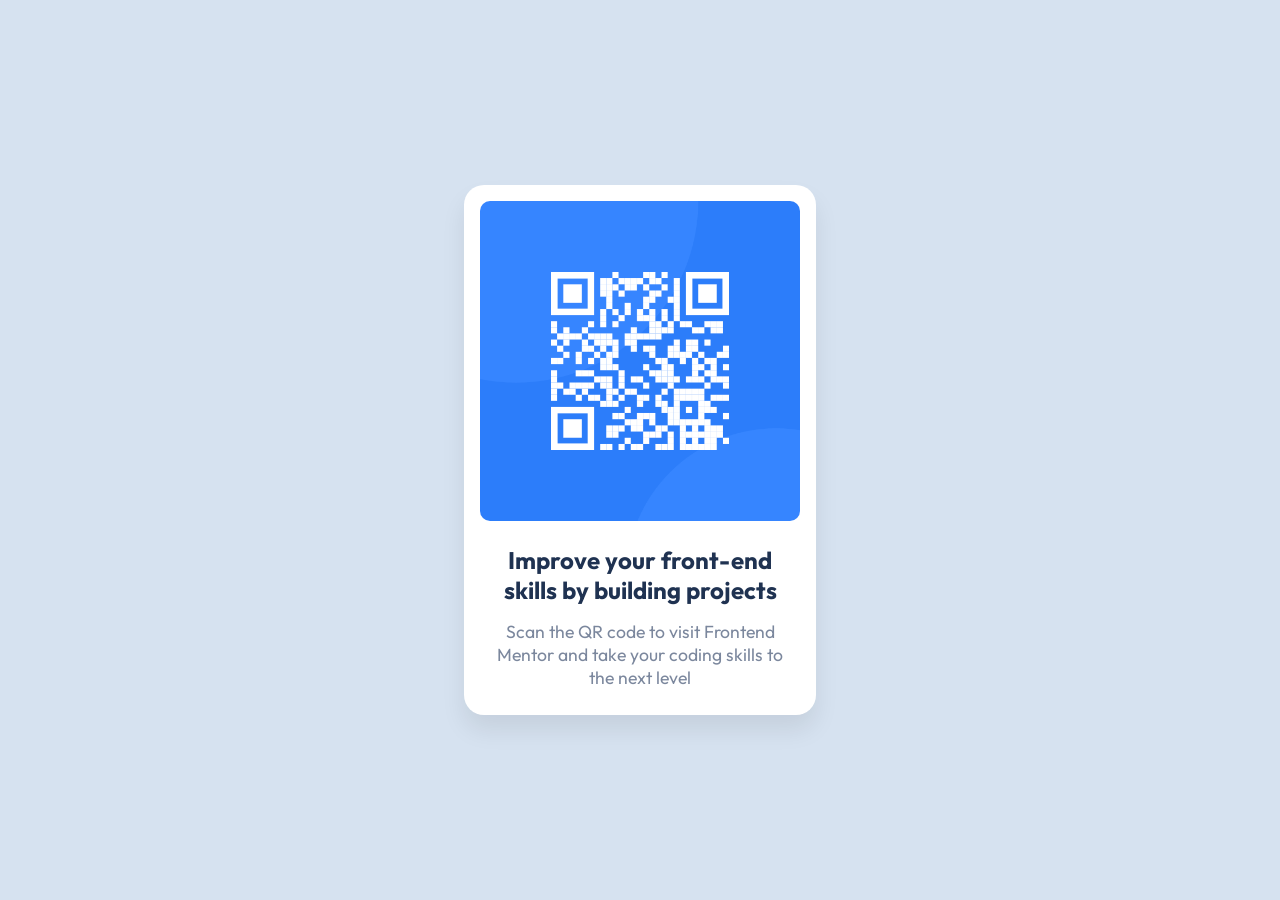
<file: index.html>
<!doctype html>
<html lang="en">
  <head>
    <meta charset="UTF-8" />
    <meta name="viewport" content="width=device-width, initial-scale=1.0" />
    <title>QR Code</title>
    <link
      href="https://fonts.googleapis.com/css2?family=Outfit:wght@400;700&display=swap"
      rel="stylesheet"
    />
    <link rel="stylesheet" href="style.css" />
  </head>
  <body>
    <main>
      <section class="container">
        <img
          src="images/image-qr-code.png"
          alt="QR code linking to the Frontend Mentor website"
        />

        <h1>Improve your front-end skills by building projects</h1>

        <p>
          Scan the QR code to visit Frontend Mentor and take your coding skills
          to the next level
        </p>
      </section>
    </main>
  </body>
</html>
</file>
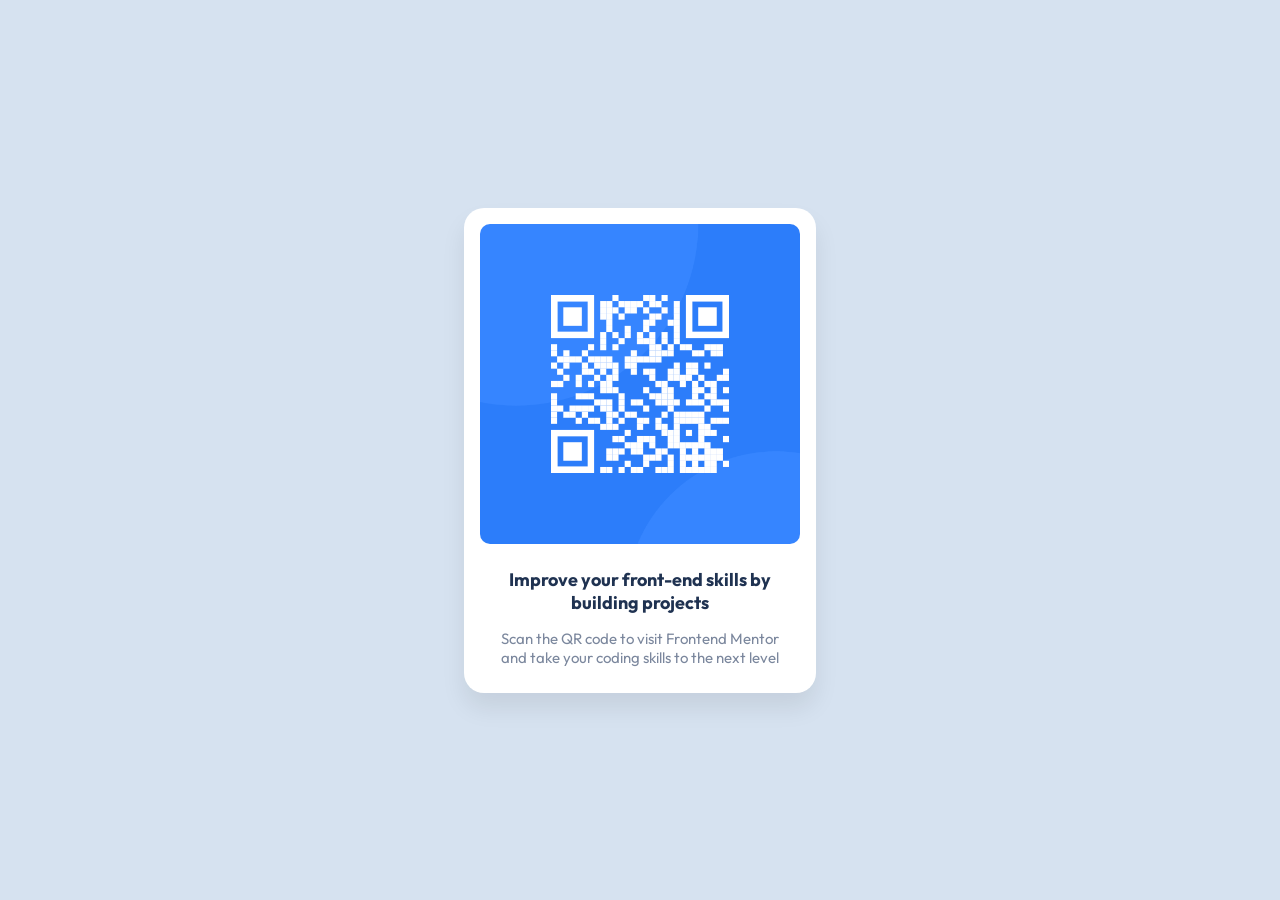
<file: design/qrcode.html>
<!doctype html>
<html lang="en">
  <head>
    <meta charset="UTF-8" />
    <meta name="viewport" content="width=device-width, initial-scale=1.0" />
    <title>QR Code</title>
    <link href="https://fonts.googleapis.com/css2?family=Outfit:wght@400;700&display=swap" rel="stylesheet">
    <link rel="stylesheet" href="style.css" />
    
  </head>
  <body>
    <div class="container">
      <div class="qrcode">
        <img src="../images/image-qr-code.png" alt="" />
        <h1>Improve your front-end skills by building projects</h1>
        <p>
          Scan the QR code to visit Frontend Mentor and take your coding skills
          to the next level
        </p>
      </div>
    </div>
  </body>
</html>
</file>
<file: style.css>
:root {
  --background-color: hsl(212, 45%, 89%);
  --title-color: hsl(218, 44%, 22%);
  --text-color: hsl(220, 15%, 55%);
}
body {
  display: flex;
  justify-content: center;
  align-items: center;
  min-height: 100vh;
  margin: 0;
  background-color: var(--background-color);
  font-family: "Outfit", sans-serif;
}

.container {
  background-color: white;
  width: 320px;
  border-radius: 20px;
  padding: 16px;
  box-shadow: 0 15px 25px rgba(0, 0, 0, 0.08);
}

.container {
  text-align: center;
}

.container img {
  width: 100%;
  border-radius: 10px;
}

.container h1 {
  font-size: clamp(1.2rem, 2vw, 1.5rem);
  color: var(--title-color);
  margin: 20px 0 15px;
  font-weight: 700;
}

.container p {
  font-size: clamp(0.9rem, 1.5vw, 1.1rem);
  color: var(--text-color);
  margin: 0 10px 10px;
}
</file>
<file: design/style.css>
body {
  display: flex;
  justify-content: center;
  align-items: center;
  min-height: 100vh;
  margin: 0;
  background-color: hsl(212, 45%, 89%);
  font-family: "Outfit", sans-serif;
}

.container {
  background-color: white;
  width: 320px;
  border-radius: 20px;
  padding: 16px;
  box-shadow: 0 15px 25px rgba(0, 0, 0, 0.08);
}

.qrcode {
  text-align: center;
}

.qrcode img {
  width: 100%;
  border-radius: 10px;
}

.qrcode h1 {
  font-size: 18px;
  color: hsl(218, 44%, 22%);
  margin: 20px 0 15px;
  font-weight: 700;
}

.qrcode p {
  font-size: 15px;
  color: hsl(220, 15%, 55%);
  margin: 0 10px 10px;
}
</file>
